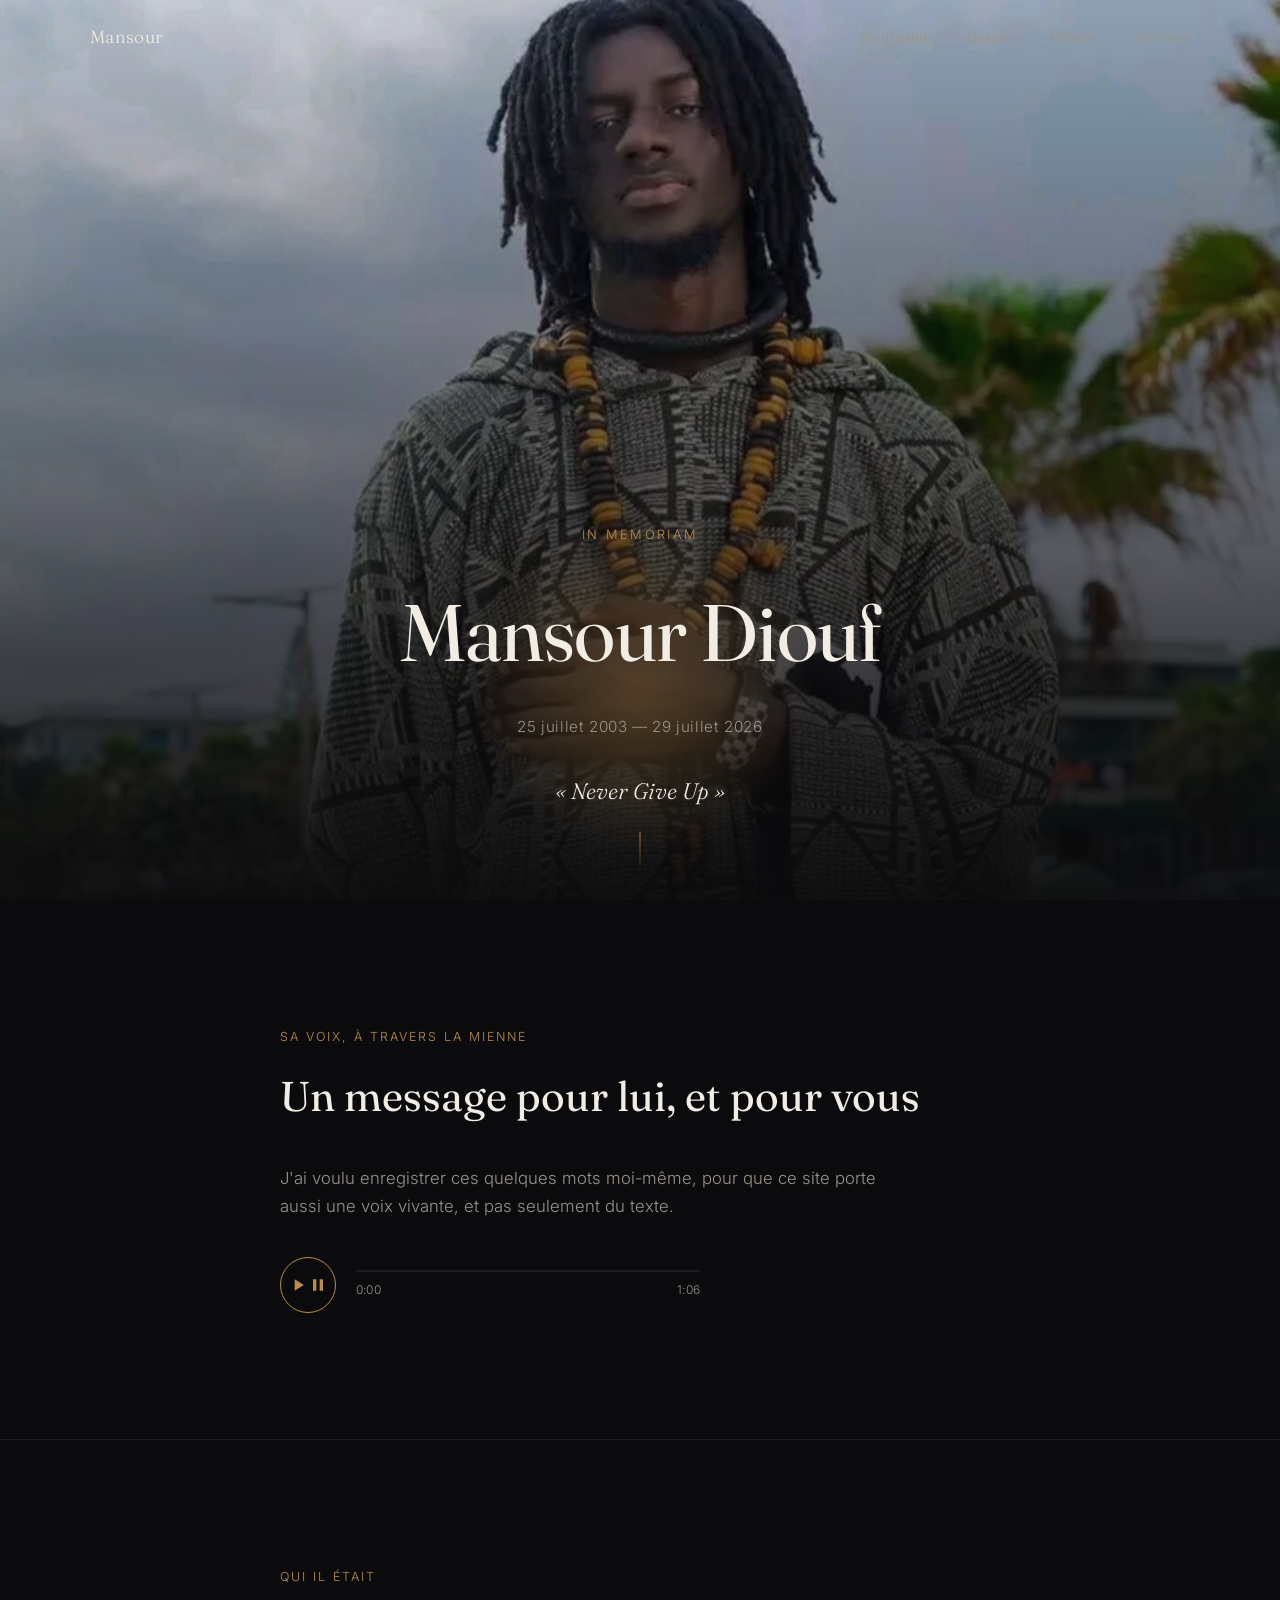
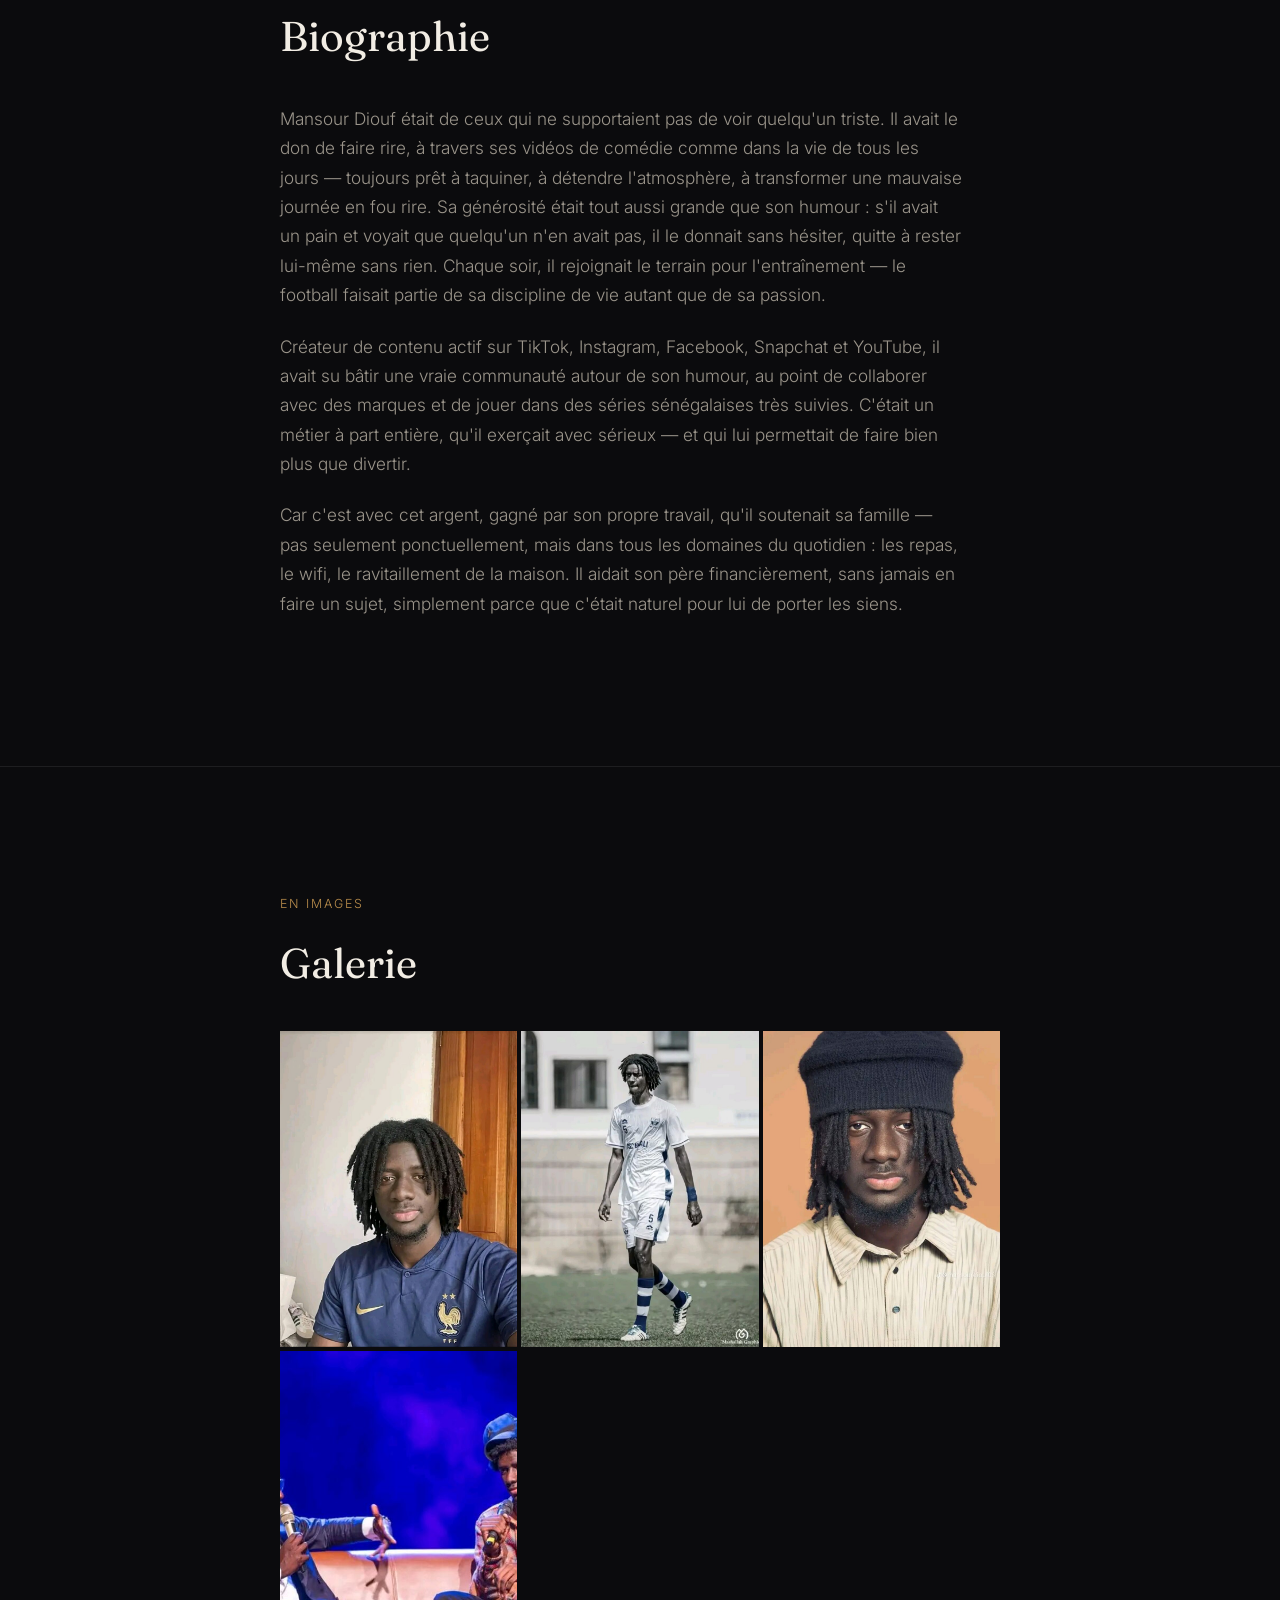
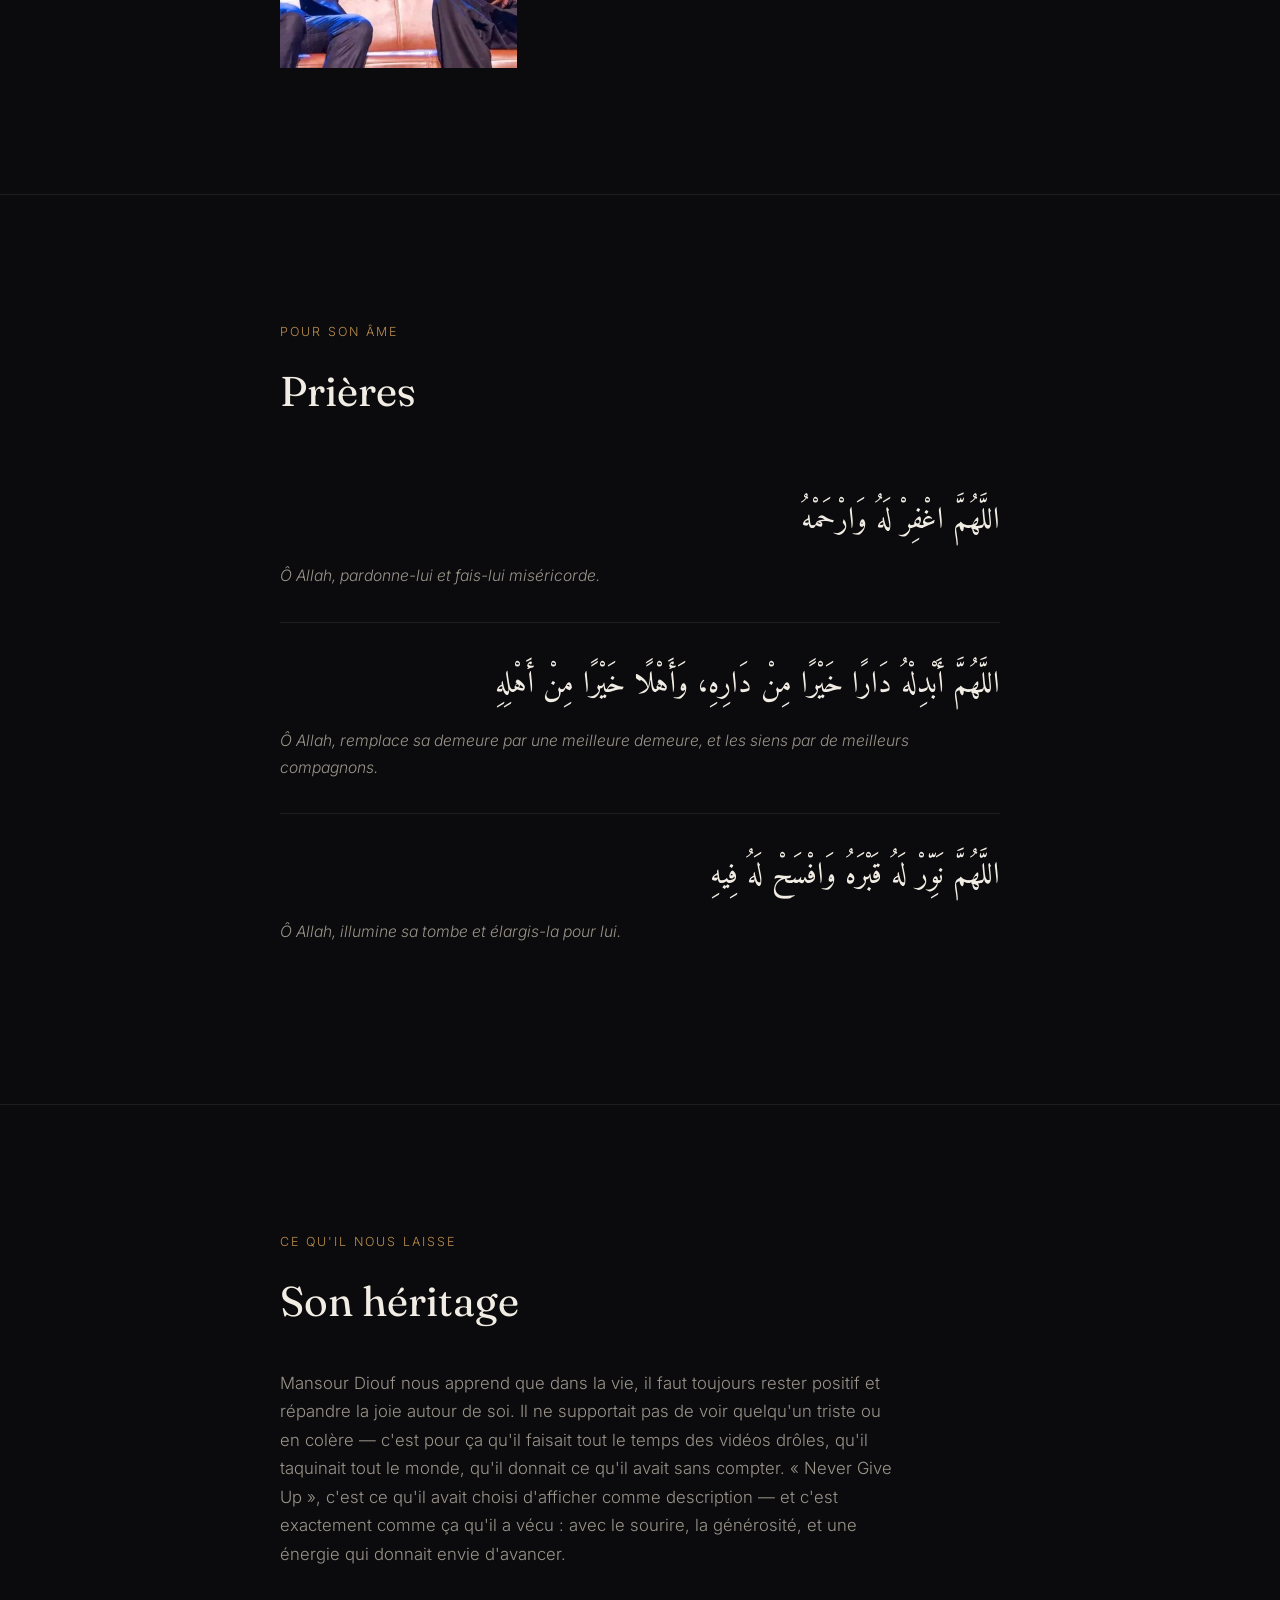
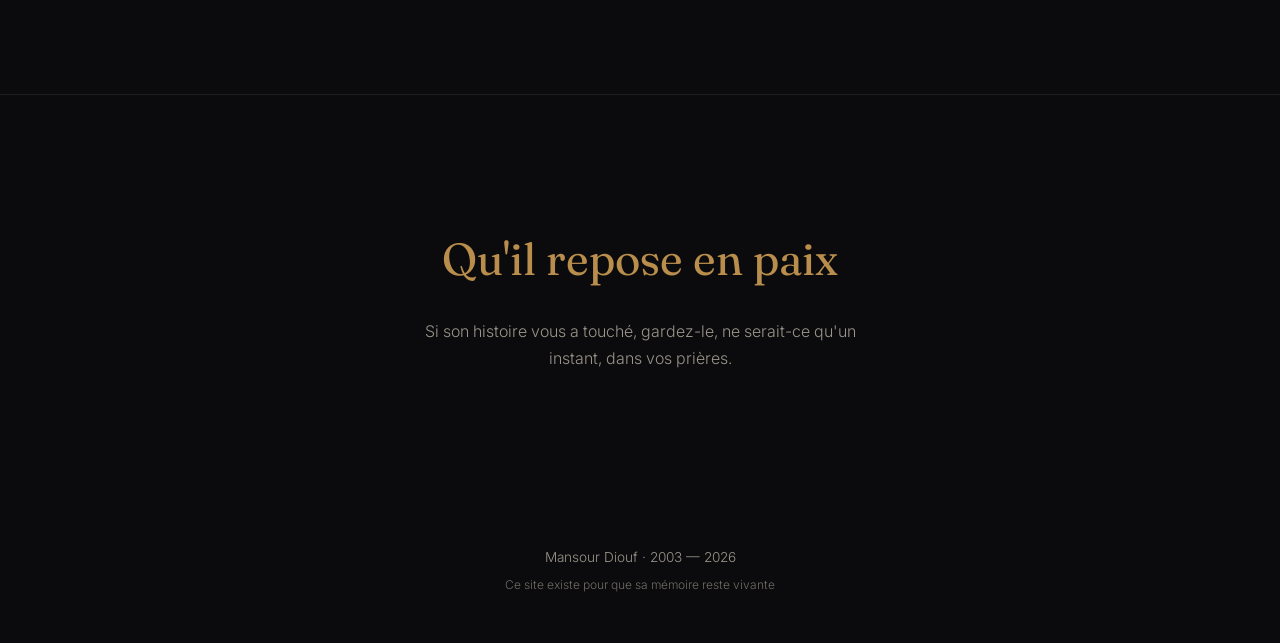
<file: index.html>
<!DOCTYPE html>
<html lang="fr">
<head>
<meta charset="UTF-8">
<meta name="viewport" content="width=device-width, initial-scale=1.0">
<title>Mansour Diouf | 2003 — 2026</title>
<meta name="description" content="En mémoire de Mansour Diouf. Un hommage à sa vie, son héritage et son souvenir.">

<!-- Polices Google Fonts :
     - Fraunces  : serif pour le nom et les titres (élégance, caractère)
     - Inter     : sans-serif pour le texte courant (lisibilité)
     - Amiri     : police arabe pour les dou'as -->
<link rel="preconnect" href="https://fonts.googleapis.com">
<link rel="preconnect" href="https://fonts.gstatic.com" crossorigin>
<link href="https://fonts.googleapis.com/css2?family=Fraunces:opsz,wght@9..144,300;9..144,400;9..144,500&family=Inter:wght@300;400;500;600&family=Amiri:wght@400;700&display=swap" rel="stylesheet">

<link rel="stylesheet" href="style.css">
</head>
<body>

<!-- ============ NAVIGATION ============
     Fixe en haut, transparente au départ, devient solide au scroll (voir script.js) -->
<nav class="nav" id="nav">
  <div class="nav-inner">
    <a href="#accueil" class="nav-name">Mansour</a>
    <button class="nav-toggle" id="navToggle" aria-label="Ouvrir le menu" aria-expanded="false">
      <span></span><span></span><span></span>
    </button>
    <ul class="nav-links" id="navLinks">
      <li><a href="#biographie">Biographie</a></li>
      <li><a href="#galerie">Galerie</a></li>
      <li><a href="#prieres">Prières</a></li>
      <li><a href="#heritage">Héritage</a></li>
    </ul>
  </div>
</nav>

<!-- ============ HERO / ACCUEIL ============
     Photo plein écran + nom + dates + citation.
     .hero-glow = l'élément signature : une lueur douce derrière le nom -->
<header class="hero" id="accueil">
  <div class="hero-media">
    <!-- REMPLACE cette image par une vraie photo de Mansour -->
    <img src="mansour-hero.jpg" alt="Portrait de Mansour Diouf" class="hero-img" id="heroImg">
    <div class="hero-overlay"></div>
  </div>

  <div class="hero-content">
    <div class="hero-glow" aria-hidden="true"></div>
    <p class="hero-eyebrow reveal">In memoriam</p>
    <h1 class="hero-name reveal">Mansour Diouf</h1>
    <p class="hero-dates reveal">25 juillet 2003 — 29 juillet 2026</p>
    <p class="hero-quote reveal">
      « Never Give Up »
    </p>
  </div>

  <div class="scroll-cue" aria-hidden="true">
    <span></span>
  </div>
</header>

<main>

  <!-- ============ VOIX OFF ============
       Un lecteur audio sobre, avec ton message enregistré -->
  <section class="section voice-section" id="voix">
    <div class="section-inner reveal">
      <p class="section-label">Sa voix, à travers la mienne</p>
      <h2 class="section-title">Un message pour lui, et pour vous</h2>
      <p class="section-text">
        J'ai voulu enregistrer ces quelques mots moi-même, pour que ce site
        porte aussi une voix vivante, et pas seulement du texte.
      </p>
      <!-- Lecteur audio personnalisé : bouton play/pause + barre de progression.
           L'élément <audio> reste caché, on le pilote depuis script.js -->
      <div class="voice-player" id="voicePlayer">
        <button class="voice-btn" id="voiceBtn" aria-label="Écouter le message audio">
          <svg class="icon-play" viewBox="0 0 24 24" aria-hidden="true"><path d="M8 5v14l11-7z"/></svg>
          <svg class="icon-pause" viewBox="0 0 24 24" aria-hidden="true" hidden><path d="M6 5h4v14H6zM14 5h4v14h-4z"/></svg>
        </button>
        <div class="voice-progress">
          <div class="voice-progress-track">
            <div class="voice-progress-fill" id="voiceProgressFill"></div>
          </div>
          <div class="voice-time">
            <span id="voiceCurrent">0:00</span>
            <span id="voiceDuration">0:00</span>
          </div>
        </div>
        <audio id="voiceAudio" preload="metadata">
          <!-- REMPLACE par le chemin de ton fichier audio, ex : audio/message.mp3 -->
          <source src="message.mp3" type="audio/mpeg">
        </audio>
      </div>
    </div>
  </section>

  <!-- ============ BIOGRAPHIE ============ -->
  <section class="section bio-section" id="biographie">
    <div class="section-inner reveal">
      <p class="section-label">Qui il était</p>
      <h2 class="section-title">Biographie</h2>
      <div class="bio-text">
        <p>
          Mansour Diouf était de ceux qui ne supportaient pas de voir quelqu'un
          triste. Il avait le don de faire rire, à travers ses vidéos de comédie
          comme dans la vie de tous les jours — toujours prêt à taquiner, à
          détendre l'atmosphère, à transformer une mauvaise journée en fou rire.
          Sa générosité était tout aussi grande que son humour : s'il avait un
          pain et voyait que quelqu'un n'en avait pas, il le donnait sans hésiter,
          quitte à rester lui-même sans rien. Chaque soir, il rejoignait le
          terrain pour l'entraînement — le football faisait partie de sa
          discipline de vie autant que de sa passion.
        </p>
        <p>
          Créateur de contenu actif sur TikTok, Instagram, Facebook, Snapchat et
          YouTube, il avait su bâtir une vraie communauté autour de son humour,
          au point de collaborer avec des marques et de jouer dans des séries
          sénégalaises très suivies. C'était un métier à part entière, qu'il
          exerçait avec sérieux — et qui lui permettait de faire bien plus que
          divertir.
        </p>
        <p>
          Car c'est avec cet argent, gagné par son propre travail, qu'il
          soutenait sa famille — pas seulement ponctuellement, mais dans tous
          les domaines du quotidien : les repas, le wifi, le ravitaillement de
          la maison. Il aidait son père financièrement, sans jamais en faire un
          sujet, simplement parce que c'était naturel pour lui de porter les
          siens.
        </p>
      </div>
    </div>
  </section>

  <!-- ============ GALERIE ============
       Grille de photos avec zoom lent au survol (voir CSS) -->
  <section class="section gallery-section" id="galerie">
    <div class="section-inner reveal">
      <p class="section-label">En images</p>
      <h2 class="section-title">Galerie</h2>
      <div class="gallery-grid">
        <!-- Duplique ce bloc <figure> pour chaque photo -->
        <figure class="gallery-item">
          <img src="photo-1.jpg" alt="Mansour Diouf souriant, en maillot de l'équipe de France" loading="lazy">
        </figure>
        <figure class="gallery-item">
          <img src="photo-2.jpg" alt="Mansour Diouf lors d'un match de football" loading="lazy">
        </figure>
        <figure class="gallery-item">
          <img src="photo-3.jpg" alt="Portrait studio de Mansour Diouf" loading="lazy">
        </figure>
        <figure class="gallery-item">
          <img src="photo-4.jpg" alt="Mansour Diouf invité sur un plateau" loading="lazy">
        </figure>
      </div>
    </div>
  </section>

  <!-- ============ PRIÈRES / DOU'AS ============
       lang="ar" + dir="rtl" sur le texte arabe pour un rendu correct -->
  <section class="section prayer-section" id="prieres">
    <div class="section-inner reveal">
      <p class="section-label">Pour son âme</p>
      <h2 class="section-title">Prières</h2>

      <div class="dua-card">
        <p class="dua-arabic" lang="ar" dir="rtl">
          اللَّهُمَّ اغْفِرْ لَهُ وَارْحَمْهُ
        </p>
        <p class="dua-translation">
          Ô Allah, pardonne-lui et fais-lui miséricorde.
        </p>
      </div>

      <div class="dua-card">
        <p class="dua-arabic" lang="ar" dir="rtl">
          اللَّهُمَّ أَبْدِلْهُ دَارًا خَيْرًا مِنْ دَارِهِ، وَأَهْلًا خَيْرًا مِنْ أَهْلِهِ
        </p>
        <p class="dua-translation">
          Ô Allah, remplace sa demeure par une meilleure demeure, et les siens
          par de meilleurs compagnons.
        </p>
      </div>

      <div class="dua-card">
        <p class="dua-arabic" lang="ar" dir="rtl">
          اللَّهُمَّ نَوِّرْ لَهُ قَبْرَهُ وَافْسَحْ لَهُ فِيهِ
        </p>
        <p class="dua-translation">
          Ô Allah, illumine sa tombe et élargis-la pour lui.
        </p>
      </div>
    </div>
  </section>

  <!-- ============ HÉRITAGE ============ -->
  <section class="section legacy-section" id="heritage">
    <div class="section-inner reveal">
      <p class="section-label">Ce qu'il nous laisse</p>
      <h2 class="section-title">Son héritage</h2>
      <p class="section-text">
        Mansour Diouf nous apprend que dans la vie, il faut toujours rester
        positif et répandre la joie autour de soi. Il ne supportait pas de voir
        quelqu'un triste ou en colère — c'est pour ça qu'il faisait tout le
        temps des vidéos drôles, qu'il taquinait tout le monde, qu'il donnait ce
        qu'il avait sans compter. « Never Give Up », c'est ce qu'il avait choisi
        d'afficher comme description — et c'est exactement comme ça qu'il a
        vécu : avec le sourire, la générosité, et une énergie qui donnait envie
        d'avancer.
      </p>
    </div>
  </section>

  <!-- ============ CONCLUSION ============ -->
  <section class="section closing-section" id="conclusion">
    <div class="section-inner reveal">
      <h2 class="closing-title">Qu'il repose en paix</h2>
      <p class="closing-text">
        Si son histoire vous a touché, gardez-le, ne serait-ce qu'un instant,
        dans vos prières.
      </p>
    </div>
  </section>

</main>

<footer class="footer">
  <p>Mansour Diouf · 2003 — 2026</p>
  <p class="footer-sub">Ce site existe pour que sa mémoire reste vivante</p>
</footer>

<script src="script.js"></script>
</body>
</html>
</file>
<file: style.css>
/* ============================================
   VARIABLES — toutes les couleurs et tailles du
   site sont définies ici. Change juste ces valeurs
   pour ajuster tout le design d'un coup.
   ============================================ */
:root {
  --bg: #0b0b0d;
  --bg-elevated: #131315;
  --text: #f2ede4;
  --text-muted: #9a948a;
  --gold: #b98d4c;
  --gold-soft: rgba(185, 141, 76, 0.35);
  --line: rgba(255, 255, 255, 0.08);

  --font-display: "Fraunces", serif;
  --font-body: "Inter", sans-serif;
  --font-arabic: "Amiri", serif;

  --container: 720px;
  --section-y: clamp(80px, 14vh, 160px);
}

/* ============================================
   RESET — on repart d'une base propre plutôt que
   de subir les styles par défaut du navigateur
   ============================================ */
* { margin: 0; padding: 0; box-sizing: border-box; }

html { scroll-behavior: smooth; }

body {
  background: var(--bg);
  color: var(--text);
  font-family: var(--font-body);
  font-weight: 300;
  line-height: 1.7;
  -webkit-font-smoothing: antialiased;
}

img { max-width: 100%; display: block; }

a { color: inherit; text-decoration: none; }

/* Respecte les personnes sensibles au mouvement */
@media (prefers-reduced-motion: reduce) {
  html { scroll-behavior: auto; }
  *, *::before, *::after {
    animation-duration: 0.01ms !important;
    animation-iteration-count: 1 !important;
    transition-duration: 0.01ms !important;
  }
}

/* Focus clavier toujours visible — accessibilité */
a:focus-visible,
button:focus-visible {
  outline: 2px solid var(--gold);
  outline-offset: 4px;
}

/* ============================================
   NAVIGATION
   ============================================ */
.nav {
  position: fixed;
  top: 0; left: 0; right: 0;
  z-index: 100;
  padding: 22px 24px;
  transition: background 0.4s ease, padding 0.4s ease, border-color 0.4s ease;
  border-bottom: 1px solid transparent;
}

/* Ajoutée en JS quand on scrolle : fond qui apparaît */
.nav.is-scrolled {
  background: rgba(11, 11, 13, 0.85);
  backdrop-filter: blur(12px);
  padding: 14px 24px;
  border-bottom: 1px solid var(--line);
}

.nav-inner {
  max-width: 1100px;
  margin: 0 auto;
  display: flex;
  align-items: center;
  justify-content: space-between;
}

.nav-name {
  font-family: var(--font-display);
  font-size: 1.1rem;
  letter-spacing: 0.02em;
}

.nav-links {
  list-style: none;
  display: flex;
  gap: 36px;
}

.nav-links a {
  font-size: 0.85rem;
  letter-spacing: 0.03em;
  color: var(--text-muted);
  transition: color 0.3s ease;
  position: relative;
}

.nav-links a:hover { color: var(--text); }

.nav-links a::after {
  content: "";
  position: absolute;
  left: 0; bottom: -4px;
  width: 0; height: 1px;
  background: var(--gold);
  transition: width 0.3s ease;
}

.nav-links a:hover::after { width: 100%; }

.nav-toggle {
  display: none;
  flex-direction: column;
  gap: 5px;
  background: none;
  border: none;
  cursor: pointer;
  padding: 8px;
}

.nav-toggle span {
  width: 22px; height: 1px;
  background: var(--text);
  transition: transform 0.3s ease, opacity 0.3s ease;
}

/* ============================================
   HERO — page d'accueil
   ============================================ */
.hero {
  position: relative;
  height: 100vh;
  min-height: 560px;
  display: flex;
  align-items: flex-end;
  overflow: hidden;
}

.hero-media {
  position: absolute;
  inset: 0;
  z-index: 0;
}

.hero-img {
  width: 100%;
  height: 100%;
  object-fit: cover;
  object-position: center 20%;
  /* Zoom lent en continu — mouvement d'appareil photo, pas d'effet gadget */
  animation: heroZoom 24s ease-in-out infinite alternate;
}

@keyframes heroZoom {
  from { transform: scale(1); }
  to   { transform: scale(1.08); }
}

.hero-overlay {
  position: absolute;
  inset: 0;
  background: linear-gradient(
    180deg,
    rgba(11, 11, 13, 0.15) 0%,
    rgba(11, 11, 13, 0.55) 55%,
    rgba(11, 11, 13, 0.96) 100%
  );
}

.hero-content {
  position: relative;
  z-index: 1;
  width: 100%;
  max-width: var(--container);
  margin: 0 auto;
  padding: 0 24px 90px;
  text-align: center;
}

/* Élément SIGNATURE du site : une lueur douce et lente
   derrière le nom, symbole de "Noor" (la lumière) */
.hero-glow {
  position: absolute;
  left: 50%;
  bottom: 40px;
  width: 340px;
  height: 340px;
  transform: translateX(-50%);
  background: radial-gradient(circle, var(--gold-soft) 0%, transparent 70%);
  filter: blur(10px);
  opacity: 0;
  animation: glowIn 3.5s ease forwards 0.3s;
  pointer-events: none;
}

@keyframes glowIn {
  to { opacity: 1; }
}

.hero-eyebrow {
  font-size: 0.8rem;
  letter-spacing: 0.18em;
  text-transform: uppercase;
  color: var(--gold);
  margin-bottom: 18px;
}

.hero-name {
  font-family: var(--font-display);
  font-weight: 400;
  font-size: clamp(2.6rem, 8vw, 5rem);
  letter-spacing: -0.01em;
  margin-bottom: 14px;
}

.hero-dates {
  color: var(--text-muted);
  font-size: 0.95rem;
  letter-spacing: 0.04em;
  margin-bottom: 32px;
}

.hero-quote {
  font-family: var(--font-display);
  font-style: italic;
  font-size: clamp(1.1rem, 2.4vw, 1.4rem);
  color: var(--text);
  max-width: 520px;
  margin: 0 auto;
  opacity: 0.9;
}

.scroll-cue {
  position: absolute;
  bottom: 28px;
  left: 50%;
  transform: translateX(-50%);
  z-index: 1;
}

.scroll-cue span {
  display: block;
  width: 1px;
  height: 40px;
  background: linear-gradient(to bottom, var(--gold), transparent);
  animation: scrollPulse 2s ease-in-out infinite;
}

@keyframes scrollPulse {
  0%, 100% { opacity: 0.3; }
  50% { opacity: 1; }
}

/* ============================================
   APPARITION PROGRESSIVE — classe ajoutée par
   IntersectionObserver dans script.js
   ============================================ */
.reveal {
  opacity: 0;
  transform: translateY(24px);
  transition: opacity 0.9s ease, transform 0.9s ease;
}

.reveal.is-visible {
  opacity: 1;
  transform: translateY(0);
}

/* Les enfants directs de .hero-content se révèlent en cascade */
.hero-content .reveal:nth-child(2) { transition-delay: 0.1s; }
.hero-content .reveal:nth-child(3) { transition-delay: 0.25s; }
.hero-content .reveal:nth-child(4) { transition-delay: 0.4s; }

/* ============================================
   SECTIONS — structure commune
   ============================================ */
.section {
  padding: var(--section-y) 24px;
  border-bottom: 1px solid var(--line);
}

.section-inner {
  max-width: var(--container);
  margin: 0 auto;
}

.section-label {
  font-size: 0.78rem;
  letter-spacing: 0.16em;
  text-transform: uppercase;
  color: var(--gold);
  margin-bottom: 14px;
}

.section-title {
  font-family: var(--font-display);
  font-weight: 400;
  font-size: clamp(1.8rem, 4vw, 2.6rem);
  margin-bottom: 32px;
}

.section-text {
  color: var(--text-muted);
  font-size: 1.05rem;
  max-width: 62ch;
}

.bio-text p {
  color: var(--text-muted);
  font-size: 1.08rem;
  margin-bottom: 22px;
  max-width: 62ch;
}

/* ============================================
   VOIX OFF — lecteur audio personnalisé
   ============================================ */
.voice-player {
  margin-top: 36px;
  display: flex;
  align-items: center;
  gap: 20px;
  max-width: 420px;
}

.voice-btn {
  flex-shrink: 0;
  width: 56px; height: 56px;
  border-radius: 50%;
  background: transparent;
  border: 1px solid var(--gold);
  color: var(--gold);
  cursor: pointer;
  display: flex;
  align-items: center;
  justify-content: center;
  transition: background 0.3s ease, transform 0.2s ease;
}

.voice-btn:hover {
  background: var(--gold-soft);
  transform: scale(1.04);
}

.voice-btn svg {
  width: 20px; height: 20px;
  fill: currentColor;
}

.voice-progress { flex: 1; }

.voice-progress-track {
  width: 100%;
  height: 2px;
  background: var(--line);
  border-radius: 2px;
  overflow: hidden;
  cursor: pointer;
}

.voice-progress-fill {
  height: 100%;
  width: 0%;
  background: var(--gold);
  transition: width 0.1s linear;
}

.voice-time {
  display: flex;
  justify-content: space-between;
  font-size: 0.75rem;
  color: var(--text-muted);
  margin-top: 8px;
  letter-spacing: 0.02em;
}

/* ============================================
   GALERIE
   ============================================ */
.gallery-grid {
  display: grid;
  grid-template-columns: repeat(3, 1fr);
  gap: 4px;
}

.gallery-item {
  aspect-ratio: 3 / 4;
  overflow: hidden;
  background: var(--bg-elevated);
}

.gallery-item img {
  width: 100%;
  height: 100%;
  object-fit: cover;
  transition: transform 1.2s ease;
}

.gallery-item:hover img {
  transform: scale(1.06);
}

/* ============================================
   DOU'AS
   ============================================ */
.dua-card {
  padding: 32px 0;
  border-top: 1px solid var(--line);
}

.dua-card:first-of-type { border-top: none; }

.dua-arabic {
  font-family: var(--font-arabic);
  font-size: clamp(1.4rem, 3.2vw, 1.9rem);
  line-height: 2;
  color: var(--text);
  margin-bottom: 12px;
}

.dua-translation {
  color: var(--text-muted);
  font-size: 0.98rem;
  font-style: italic;
}

/* ============================================
   CONCLUSION
   ============================================ */
.closing-section {
  text-align: center;
  border-bottom: none;
}

.closing-title {
  font-family: var(--font-display);
  font-weight: 400;
  font-size: clamp(2rem, 5vw, 2.8rem);
  color: var(--gold);
  margin-bottom: 20px;
}

.closing-text {
  color: var(--text-muted);
  max-width: 46ch;
  margin: 0 auto;
}

/* ============================================
   FOOTER
   ============================================ */
.footer {
  text-align: center;
  padding: 48px 24px;
  color: var(--text-muted);
  font-size: 0.85rem;
}

.footer-sub {
  margin-top: 6px;
  font-size: 0.75rem;
  opacity: 0.7;
}

/* ============================================
   RESPONSIVE — mobile
   ============================================ */
@media (max-width: 720px) {
  .nav-links {
    position: fixed;
    top: 0; right: 0;
    height: 100vh;
    width: 220px;
    background: var(--bg-elevated);
    flex-direction: column;
    justify-content: center;
    align-items: flex-start;
    padding: 40px;
    gap: 28px;
    transform: translateX(100%);
    transition: transform 0.4s ease;
  }

  .nav-links.is-open { transform: translateX(0); }

  .nav-toggle { display: flex; }

  .gallery-grid {
    grid-template-columns: repeat(2, 1fr);
    gap: 3px;
  }
}
</file>
